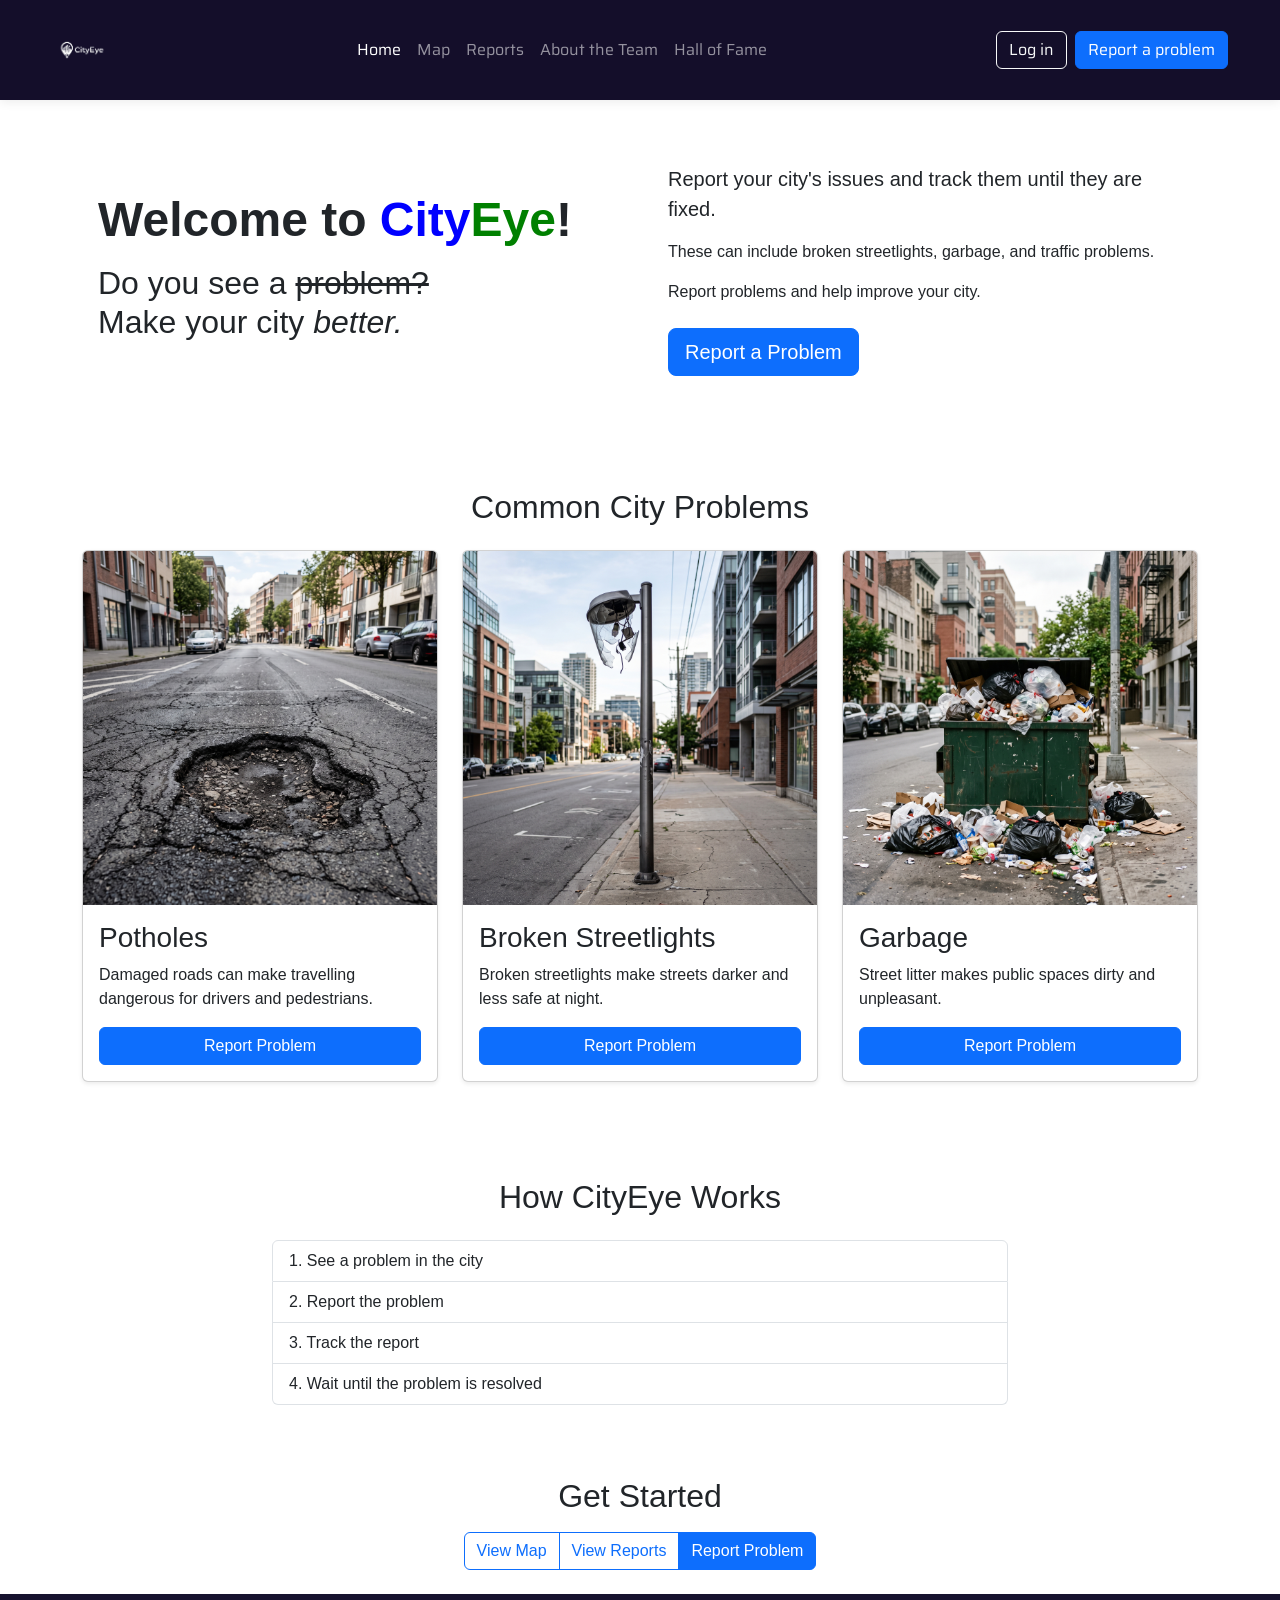
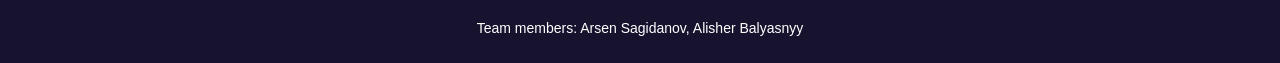
<file: index.html>
<!DOCTYPE html>
<html lang="en">

<head>
    <meta charset="UTF-8">
    <meta name="viewport" content="width=device-width, initial-scale=1.0">

    <title>CityEye - Home</title>


    <link rel="preconnect" href="https://fonts.googleapis.com">
    <link rel="preconnect" href="https://fonts.gstatic.com" crossorigin>

    <link href="https://fonts.googleapis.com/css2?family=Saira:wght@400;500;600;700;800&display=swap"
          rel="stylesheet">

    
    <link href="https://cdn.jsdelivr.net/npm/bootstrap@5.3.3/dist/css/bootstrap.min.css"
          rel="stylesheet">


    <link rel="stylesheet" href="style.css">
</head>

<body>


<nav class="navbar navbar-expand-lg navbar-dark city-navbar">

    <div class="container-fluid">

        <!-- Logo -->
        <a class="navbar-brand d-flex align-items-center"
           href="index.html"
           aria-label="CityEye Home">

            <img src="photo/logo.png"
                 alt="CityEye Logo"
                 width="60"
                 height="60"
                 class="img-fluid">

        </a>


    
        <button class="navbar-toggler"
                type="button"
                data-bs-toggle="collapse"
                data-bs-target="#mainNavbar"
                aria-controls="mainNavbar"
                aria-expanded="false"
                aria-label="Toggle navigation">

            <span class="navbar-toggler-icon"></span>

        </button>


    
        <div class="collapse navbar-collapse" id="mainNavbar">

            <ul class="navbar-nav mx-auto mb-2 mb-lg-0">

                <li class="nav-item">
                    <a class="nav-link active"
                       aria-current="page"
                       href="index.html">
                        Home
                    </a>
                </li>

                <li class="nav-item">
                    <a class="nav-link"
                       href="map.html">
                        Map
                    </a>
                </li>

                <li class="nav-item">
                    <a class="nav-link"
                       href="reports.html">
                        Reports
                    </a>
                </li>

                <li class="nav-item">
                    <a class="nav-link"
                       href="about.html">
                        About the Team
                    </a>
                </li>

                <li class="nav-item">
                    <a class="nav-link"
                       href="halloffame.html">
                        Hall of Fame
                    </a>
                </li>

            </ul>


            
            <div class="d-flex flex-column flex-lg-row gap-2">

                <a href="login.html"
                   class="btn btn-outline-light">
                    Log in
                </a>

                <a href="report.html"
                   class="btn btn-primary">
                    Report a problem
                </a>

            </div>

        </div>

    </div>

</nav>



<main>


    <section class="container py-5">

        <div class="row align-items-center g-4">

        
            <div class="col-sm-12 col-md-6 col-lg-6">

                <div class="p-3">

                    <h1 class="display-5 fw-bold">

                        Welcome to
                        <span class="city">City</span><span class="eye">Eye</span>!

                    </h1>

                    <h2 class="mt-3">

                        Do you see a <s>problem?</s>
                        <br>

                        Make your city <em>better.</em>

                    </h2>

                </div>

            </div>


        
            <div class="col-sm-12 col-md-6 col-lg-6">

                <div class="p-3">

                    <p class="lead">
                        Report your city's issues and track them
                        until they are fixed.
                    </p>

                    <p>
                        These can include broken streetlights,
                        garbage, and traffic problems.
                    </p>

                    <p>
                        Report problems and help improve your city.
                    </p>

                    <a href="report.html"
                       class="btn btn-primary btn-lg mt-2">
                        Report a Problem
                    </a>

                </div>

            </div>

        </div>

    </section>


    

    <section class="container py-5">

        <h2 class="text-center mb-4">
            Common City Problems
        </h2>


        <div class="row g-4">

        
            <div class="col-sm-12 col-md-6 col-lg-4">

                <div class="card h-100 shadow-sm">

                    <img src="photo/Pothole.jpeg"
                         class="card-img-top"
                         alt="Pothole in the road">

                    <div class="card-body d-flex flex-column">

                        <h3 class="card-title">
                            Potholes
                        </h3>

                        <p class="card-text">
                            Damaged roads can make travelling
                            dangerous for drivers and pedestrians.
                        </p>

                        <a href="report.html"
                           class="btn btn-primary mt-auto">
                            Report Problem
                        </a>

                    </div>

                </div>

            </div>


            
            <div class="col-sm-12 col-md-6 col-lg-4">

                <div class="card h-100 shadow-sm">

                    <img src="photo/BrokenStreetLight.jpeg"
                         class="card-img-top"
                         alt="Broken street light">

                    <div class="card-body d-flex flex-column">

                        <h3 class="card-title">
                            Broken Streetlights
                        </h3>

                        <p class="card-text">
                            Broken streetlights make streets
                            darker and less safe at night.
                        </p>

                        <a href="report.html"
                           class="btn btn-primary mt-auto">
                            Report Problem
                        </a>

                    </div>

                </div>

            </div>


            
            <div class="col-sm-12 col-md-6 col-lg-4">

                <div class="card h-100 shadow-sm">

                    <img src="photo/Garbage.jpeg"
                         class="card-img-top"
                         alt="Garbage on the street">

                    <div class="card-body d-flex flex-column">

                        <h3 class="card-title">
                            Garbage
                        </h3>

                        <p class="card-text">
                            Street litter makes public spaces
                            dirty and unpleasant.
                        </p>

                        <a href="report.html"
                           class="btn btn-primary mt-auto">
                            Report Problem
                        </a>

                    </div>

                </div>

            </div>

        </div>

    </section>


    

    <section class="container py-5">

        <div class="row justify-content-center">

            <div class="col-sm-12 col-md-10 col-lg-8">

                <div class="text-center">

                    <h2 class="mb-4">
                        How CityEye Works
                    </h2>

                    <ol class="list-group list-group-numbered text-start">

                        <li class="list-group-item">
                            See a problem in the city
                        </li>

                        <li class="list-group-item">
                            Report the problem
                        </li>

                        <li class="list-group-item">
                            Track the report
                        </li>

                        <li class="list-group-item">
                            Wait until the problem is resolved
                        </li>

                    </ol>

                </div>

            </div>

        </div>

    </section>


    

    <section class="container py-4 text-center">

        <h2 class="mb-3">
            Get Started
        </h2>

        <div class="btn-group"
             role="group"
             aria-label="CityEye actions">

            <a href="map.html"
               class="btn btn-outline-primary">
                View Map
            </a>

            <a href="reports.html"
               class="btn btn-outline-primary">
                View Reports
            </a>

            <a href="report.html"
               class="btn btn-primary">
                Report Problem
            </a>

        </div>

    </section>

</main>




<footer class="city-footer text-center py-4">

    <div class="container">

        <p class="mb-0">
            Team members: Arsen Sagidanov, Alisher Balyasnyy
        </p>

    </div>

</footer>


<script src="https://cdn.jsdelivr.net/npm/bootstrap@5.3.3/dist/js/bootstrap.bundle.min.js">
</script>

</body>
</html>
</file>
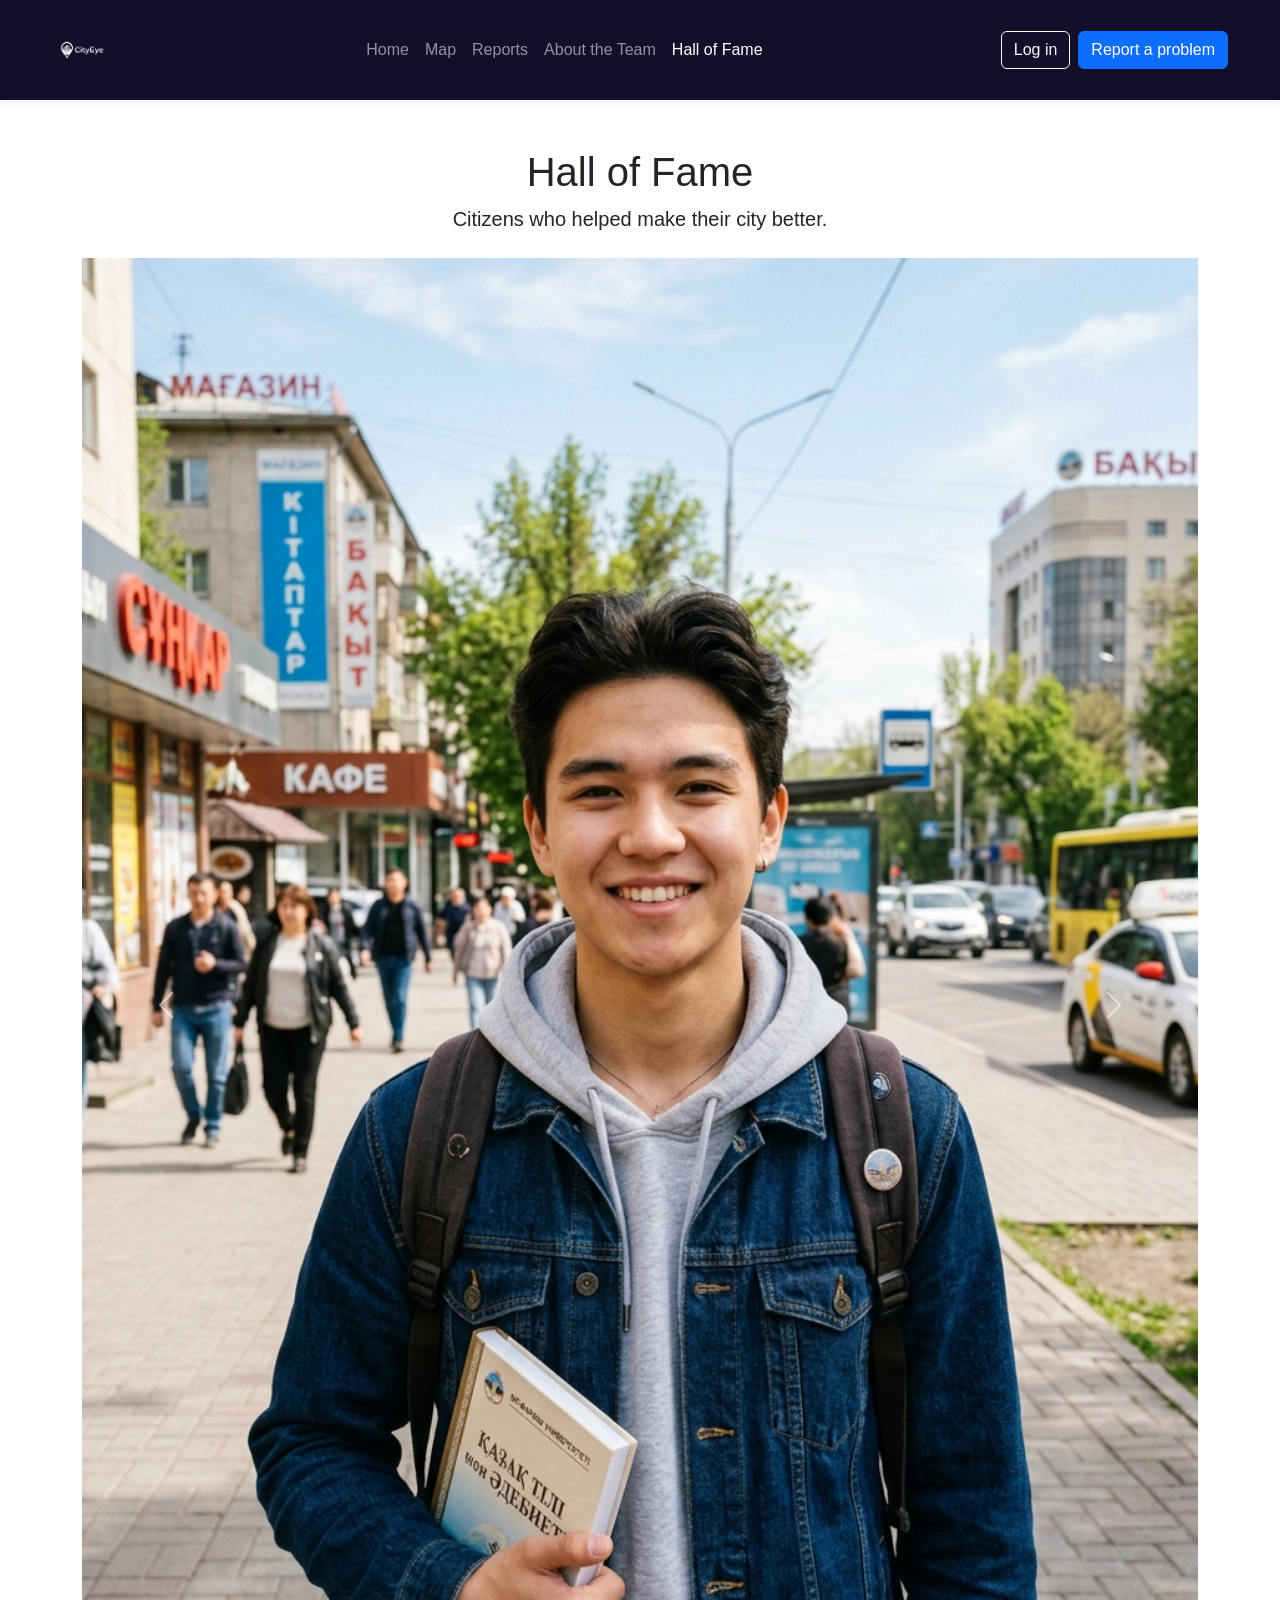
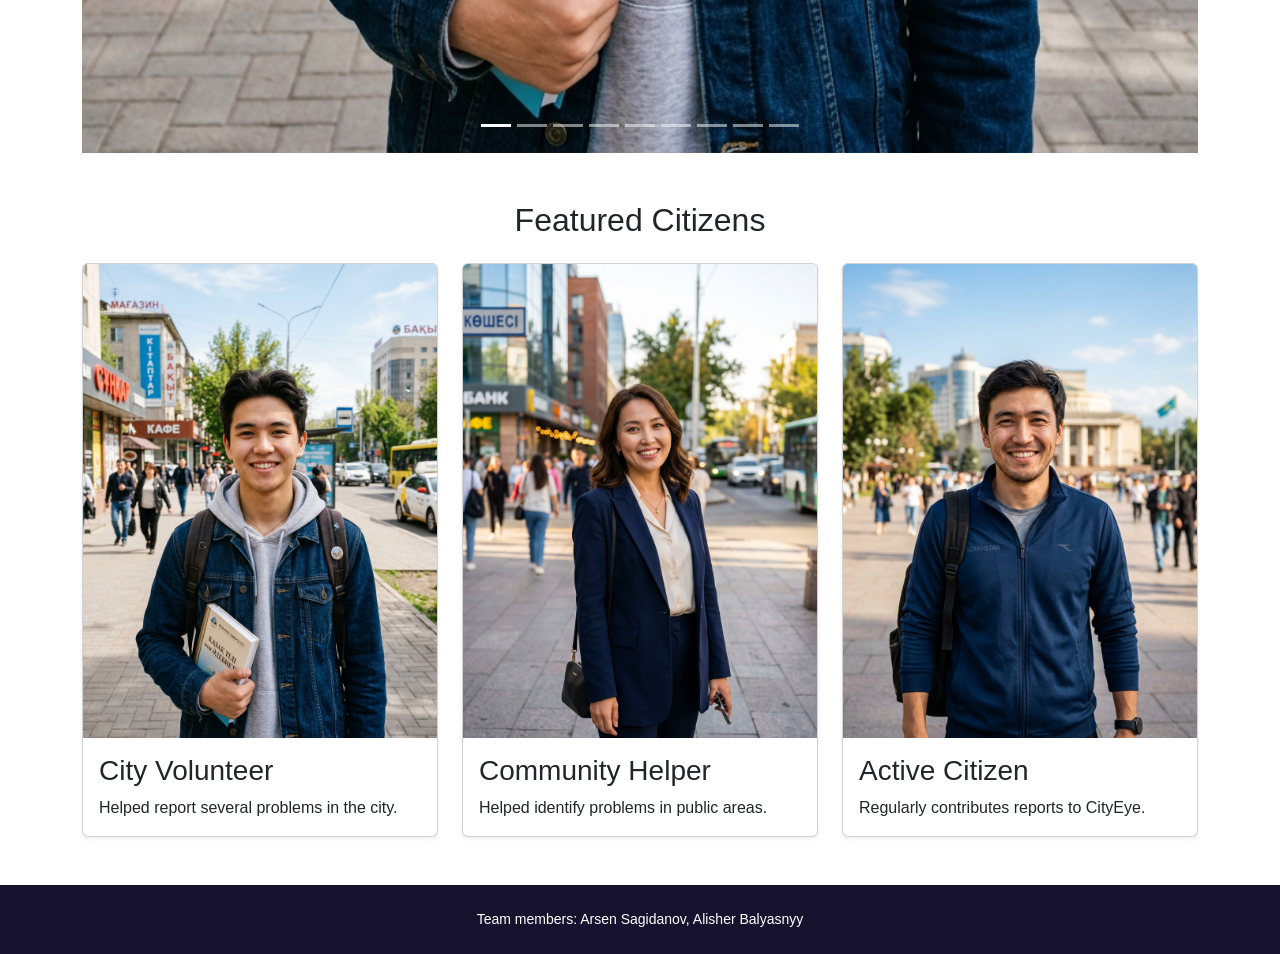
<file: halloffame.html>
<!DOCTYPE html>
<html lang="en">

<head>
    <meta charset="UTF-8">
    <meta name="viewport" content="width=device-width, initial-scale=1.0">

    <title>CityEye - Hall of Fame</title>

    <link href="https://cdn.jsdelivr.net/npm/bootstrap@5.3.3/dist/css/bootstrap.min.css"
          rel="stylesheet">

    <link rel="stylesheet" href="style.css">
</head>

<body>

<nav class="navbar navbar-expand-lg navbar-dark city-navbar">

    <div class="container-fluid">

        <a class="navbar-brand d-flex align-items-center"
           href="index.html"
           aria-label="CityEye Home">

            <img src="photo/logo.png"
                 alt="CityEye Logo"
                 width="60"
                 height="60">

        </a>

        <button class="navbar-toggler"
                type="button"
                data-bs-toggle="collapse"
                data-bs-target="#mainNavbar"
                aria-controls="mainNavbar"
                aria-expanded="false"
                aria-label="Toggle navigation">

            <span class="navbar-toggler-icon"></span>

        </button>

        <div class="collapse navbar-collapse" id="mainNavbar">

            <ul class="navbar-nav mx-auto mb-2 mb-lg-0">

                <li class="nav-item">
                    <a class="nav-link" href="index.html">
                        Home
                    </a>
                </li>

                <li class="nav-item">
                    <a class="nav-link" href="map.html">
                        Map
                    </a>
                </li>

                <li class="nav-item">
                    <a class="nav-link" href="reports.html">
                        Reports
                    </a>
                </li>

                <li class="nav-item">
                    <a class="nav-link" href="about.html">
                        About the Team
                    </a>
                </li>

                <li class="nav-item">
                    <a class="nav-link active"
                       aria-current="page"
                       href="halloffame.html">
                        Hall of Fame
                    </a>
                </li>

            </ul>

            <div class="d-flex flex-column flex-lg-row gap-2">

                <a href="login.html"
                   class="btn btn-outline-light">
                    Log in
                </a>

                <a href="report.html"
                   class="btn btn-primary">
                    Report a problem
                </a>

            </div>

        </div>

    </div>

</nav>


<main>

    <section class="container py-5">

        <div class="text-center mb-4">

            <h1>
                Hall of Fame
            </h1>

            <p class="lead">
                Citizens who helped make their city better.
            </p>

        </div>


        <div id="hallOfFameCarousel"
             class="carousel slide"
             data-bs-ride="carousel">

            <div class="carousel-indicators">

                <button type="button"
                        data-bs-target="#hallOfFameCarousel"
                        data-bs-slide-to="0"
                        class="active"
                        aria-current="true"
                        aria-label="Slide 1">
                </button>

                <button type="button"
                        data-bs-target="#hallOfFameCarousel"
                        data-bs-slide-to="1"
                        aria-label="Slide 2">
                </button>

                <button type="button"
                        data-bs-target="#hallOfFameCarousel"
                        data-bs-slide-to="2"
                        aria-label="Slide 3">
                </button>

                <button type="button"
                        data-bs-target="#hallOfFameCarousel"
                        data-bs-slide-to="3"
                        aria-label="Slide 4">
                </button>

                <button type="button"
                        data-bs-target="#hallOfFameCarousel"
                        data-bs-slide-to="4"
                        aria-label="Slide 5">
                </button>

                <button type="button"
                        data-bs-target="#hallOfFameCarousel"
                        data-bs-slide-to="5"
                        aria-label="Slide 6">
                </button>

                <button type="button"
                        data-bs-target="#hallOfFameCarousel"
                        data-bs-slide-to="6"
                        aria-label="Slide 7">
                </button>

                <button type="button"
                        data-bs-target="#hallOfFameCarousel"
                        data-bs-slide-to="7"
                        aria-label="Slide 8">
                </button>

                <button type="button"
                        data-bs-target="#hallOfFameCarousel"
                        data-bs-slide-to="8"
                        aria-label="Slide 9">
                </button>

            </div>


            <div class="carousel-inner">

                <div class="carousel-item active">

                    <img src="photo/Young_man_smiling_on_street_20260919172456.jpeg"
                         class="d-block w-100"
                         alt="Young man smiling on a street">

                </div>

                <div class="carousel-item">

                    <img src="photo/Smiling_woman_on_urban_street_20260919172544.jpeg"
                         class="d-block w-100"
                         alt="Smiling woman on an urban street">

                </div>

                <div class="carousel-item">

                    <img src="photo/Smiling_man_in_city_square_20260919172540.jpeg"
                         class="d-block w-100"
                         alt="Smiling man in a city square">

                </div>

                <div class="carousel-item">

                    <img src="photo/Woman_standing_near_bus_stop_20260919172535.jpeg"
                         class="d-block w-100"
                         alt="Woman standing near a bus stop">

                </div>

                <div class="carousel-item">

                    <img src="photo/Man_standing_near_city_intersection_20260919172528.jpeg"
                         class="d-block w-100"
                         alt="Man standing near a city intersection">

                </div>

                <div class="carousel-item">

                    <img src="photo/Woman_smiling_in_park_20260919172510.jpeg"
                         class="d-block w-100"
                         alt="Woman smiling in a park">

                </div>

                <div class="carousel-item">

                    <img src="photo/Man_smiling_on_city_street_20260919172515.jpeg"
                         class="d-block w-100"
                         alt="Man smiling on a city street">

                </div>

                <div class="carousel-item">

                    <img src="photo/Woman_standing_in_city_alley_20260919172548.jpeg"
                         class="d-block w-100"
                         alt="Woman standing in a city alley">

                </div>

                <div class="carousel-item">

                    <img src="photo/Smiling_woman_wearing_glasses_20260919172521.jpeg"
                         class="d-block w-100"
                         alt="Smiling woman wearing glasses">

                </div>

            </div>


            <button class="carousel-control-prev"
                    type="button"
                    data-bs-target="#hallOfFameCarousel"
                    data-bs-slide="prev"
                    aria-label="Previous slide">

                <span class="carousel-control-prev-icon"
                      aria-hidden="true">
                </span>

            </button>


            <button class="carousel-control-next"
                    type="button"
                    data-bs-target="#hallOfFameCarousel"
                    data-bs-slide="next"
                    aria-label="Next slide">

                <span class="carousel-control-next-icon"
                      aria-hidden="true">
                </span>

            </button>

        </div>

    </section>


    <section class="container pb-5">

        <h2 class="text-center mb-4">
            Featured Citizens
        </h2>

        <div class="row g-4">

            <div class="col-sm-12 col-md-6 col-lg-4">

                <div class="card h-100 shadow-sm">

                    <img src="photo/Young_man_smiling_on_street_20260919172456.jpeg"
                         class="card-img-top"
                         alt="Young man smiling on a street">

                    <div class="card-body">

                        <h3 class="card-title">
                            City Volunteer
                        </h3>

                        <p class="card-text">
                            Helped report several problems in the city.
                        </p>

                    </div>

                </div>

            </div>


            <div class="col-sm-12 col-md-6 col-lg-4">

                <div class="card h-100 shadow-sm">

                    <img src="photo/Smiling_woman_on_urban_street_20260919172544.jpeg"
                         class="card-img-top"
                         alt="Smiling woman on an urban street">

                    <div class="card-body">

                        <h3 class="card-title">
                            Community Helper
                        </h3>

                        <p class="card-text">
                            Helped identify problems in public areas.
                        </p>

                    </div>

                </div>

            </div>


            <div class="col-sm-12 col-md-6 col-lg-4">

                <div class="card h-100 shadow-sm">

                    <img src="photo/Smiling_man_in_city_square_20260919172540.jpeg"
                         class="card-img-top"
                         alt="Smiling man in a city square">

                    <div class="card-body">

                        <h3 class="card-title">
                            Active Citizen
                        </h3>

                        <p class="card-text">
                            Regularly contributes reports to CityEye.
                        </p>

                    </div>

                </div>

            </div>

        </div>

    </section>

</main>


<footer class="city-footer text-center py-4">

    <div class="container">

        <p class="mb-0">
            Team members: Arsen Sagidanov, Alisher Balyasnyy
        </p>

    </div>

</footer>


<script src="https://cdn.jsdelivr.net/npm/bootstrap@5.3.3/dist/js/bootstrap.bundle.min.js">
</script>

</body>

</html>
</file>
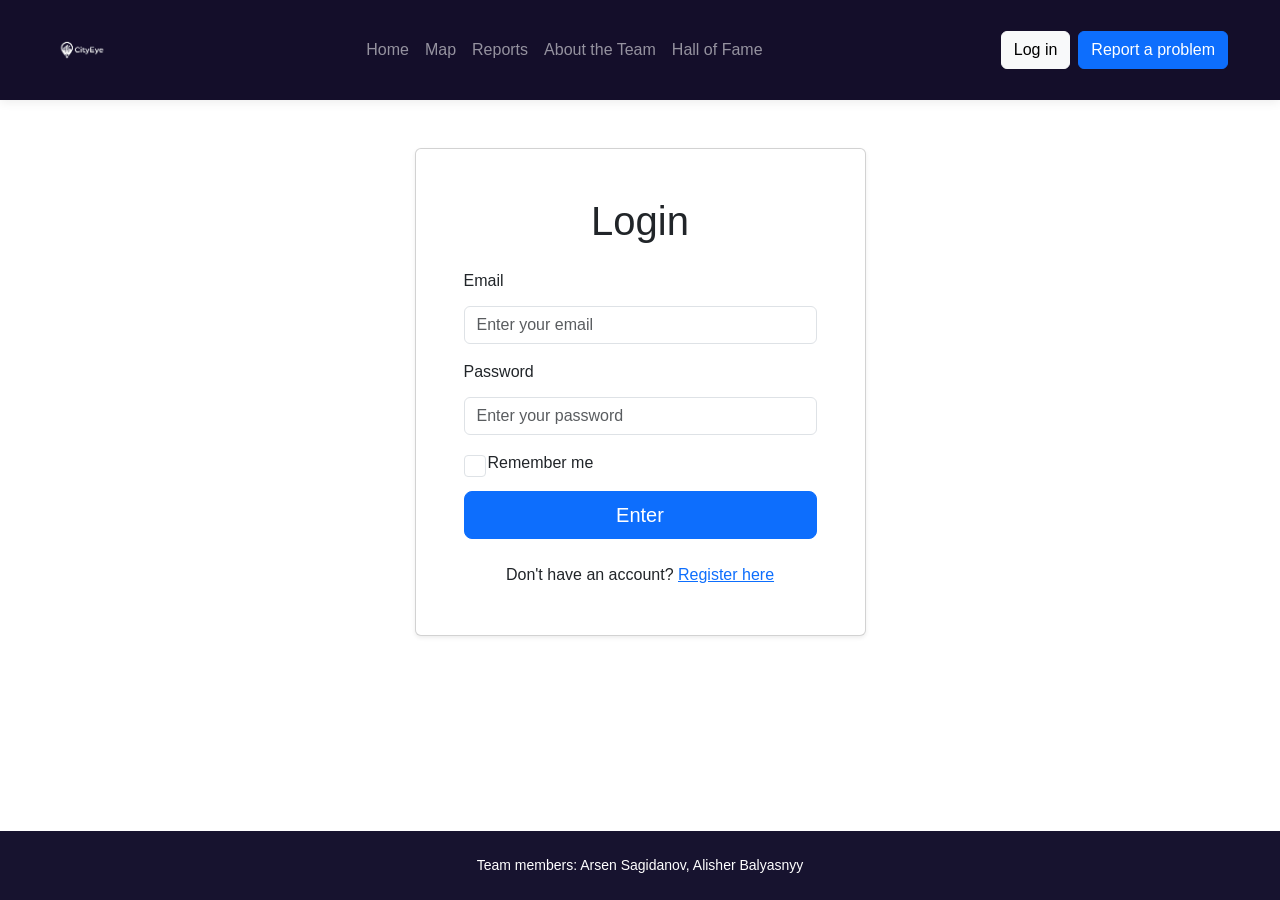
<file: login.html>
<!DOCTYPE html>
<html lang="en">

<head>
    <meta charset="UTF-8">
    <meta name="viewport" content="width=device-width, initial-scale=1.0">

    <title>CityEye - Login</title>

    
    <link href="https://cdn.jsdelivr.net/npm/bootstrap@5.3.3/dist/css/bootstrap.min.css"
          rel="stylesheet">


    <link rel="stylesheet" href="style.css">
</head>

<body>



<nav class="navbar navbar-expand-lg navbar-dark city-navbar">

    <div class="container-fluid">

        <!-- Logo -->
        <a class="navbar-brand d-flex align-items-center"
           href="index.html"
           aria-label="CityEye Home">

            <img src="photo/logo.png"
                 alt="CityEye Logo"
                 width="60"
                 height="60">

        </a>



        <button class="navbar-toggler"
                type="button"
                data-bs-toggle="collapse"
                data-bs-target="#mainNavbar"
                aria-controls="mainNavbar"
                aria-expanded="false"
                aria-label="Toggle navigation">

            <span class="navbar-toggler-icon"></span>

        </button>


        <div class="collapse navbar-collapse" id="mainNavbar">

            <ul class="navbar-nav mx-auto mb-2 mb-lg-0">

                <li class="nav-item">
                    <a class="nav-link"
                       href="index.html">
                        Home
                    </a>
                </li>

                <li class="nav-item">
                    <a class="nav-link"
                       href="map.html">
                        Map
                    </a>
                </li>

                <li class="nav-item">
                    <a class="nav-link"
                       href="reports.html">
                        Reports
                    </a>
                </li>

                <li class="nav-item">
                    <a class="nav-link"
                       href="about.html">
                        About the Team
                    </a>
                </li>

                <li class="nav-item">
                    <a class="nav-link"
                       href="halloffame.html">
                        Hall of Fame
                    </a>
                </li>

            </ul>


            <div class="d-flex flex-column flex-lg-row gap-2">

                <a href="login.html"
                   class="btn btn-outline-light active"
                   aria-current="page">
                    Log in
                </a>

                <a href="report.html"
                   class="btn btn-primary">
                    Report a problem
                </a>

            </div>

        </div>

    </div>

</nav>



<main>

    <section class="container py-5">

        <div class="row justify-content-center">

            <div class="col-sm-12 col-md-8 col-lg-5">

                <div class="card shadow-sm">

                    <div class="card-body p-4 p-md-5">

                        <h1 class="text-center mb-4">
                            Login
                        </h1>


                        <form>

                            <div class="mb-3">

                                <label for="email"
                                       class="form-label">
                                    Email
                                </label>

                                <input type="email"
                                       class="form-control"
                                       id="email"
                                       name="email"
                                       placeholder="Enter your email"
                                       required>

                            </div>


                            <div class="mb-3">

                                <label for="password"
                                       class="form-label">
                                    Password
                                </label>

                                <input type="password"
                                       class="form-control"
                                       id="password"
                                       name="password"
                                       placeholder="Enter your password"
                                       required>

                            </div>


                            <div class="form-check mb-3">

                                <input class="form-check-input"
                                       type="checkbox"
                                       id="remember">

                                <label class="form-check-label"
                                       for="remember">
                                    Remember me
                                </label>

                            </div>

                            <div class="d-grid">

                                <button type="submit"
                                        class="btn btn-primary btn-lg">
                                    Enter
                                </button>

                            </div>


                            <p class="text-center mt-4 mb-0">

                                Don't have an account?

                                <a href="register.html">
                                    Register here
                                </a>

                            </p>

                        </form>

                    </div>

                </div>

            </div>

        </div>

    </section>

</main>



<footer class="city-footer text-center py-4">

    <div class="container">

        <p class="mb-0">
            Team members: Arsen Sagidanov, Alisher Balyasnyy
        </p>

    </div>

</footer>



<script src="https://cdn.jsdelivr.net/npm/bootstrap@5.3.3/dist/js/bootstrap.bundle.min.js">
</script>

</body>

</html>
</file>
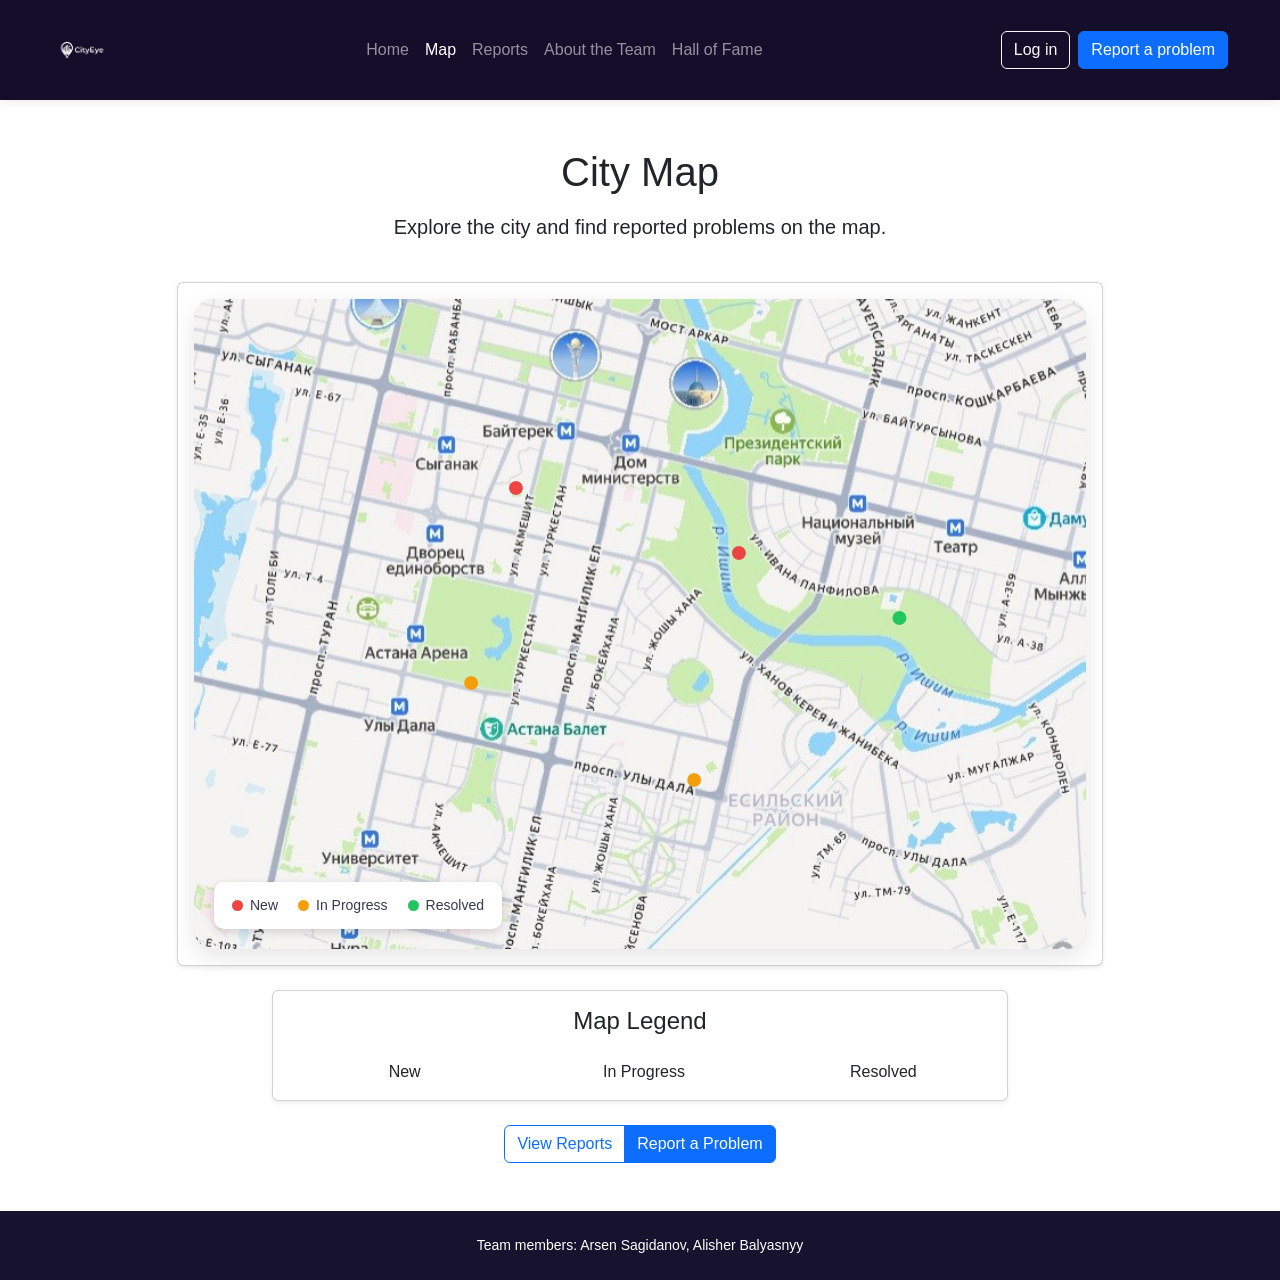
<file: map.html>
<!DOCTYPE html>
<html lang="en">

<head>
    <meta charset="UTF-8">
    <meta name="viewport" content="width=device-width, initial-scale=1.0">

    <title>CityEye - City Map</title>

    <link href="https://cdn.jsdelivr.net/npm/bootstrap@5.3.3/dist/css/bootstrap.min.css"
          rel="stylesheet">

    <!-- Custom CSS -->
    <link rel="stylesheet" href="style.css">
</head>

<body>


<nav class="navbar navbar-expand-lg navbar-dark city-navbar">

    <div class="container-fluid">

        <!-- Logo -->
        <a class="navbar-brand d-flex align-items-center"
           href="index.html"
           aria-label="CityEye Home">

            <img src="photo/logo.png"
                 alt="CityEye Logo"
                 width="60"
                 height="60">
        </a>


        <button class="navbar-toggler"
                type="button"
                data-bs-toggle="collapse"
                data-bs-target="#mainNavbar"
                aria-controls="mainNavbar"
                aria-expanded="false"
                aria-label="Toggle navigation">

            <span class="navbar-toggler-icon"></span>

        </button>


        <div class="collapse navbar-collapse" id="mainNavbar">

            <ul class="navbar-nav mx-auto mb-2 mb-lg-0">

                <li class="nav-item">
                    <a class="nav-link"
                       href="index.html">
                        Home
                    </a>
                </li>

                <li class="nav-item">
                    <a class="nav-link active"
                       aria-current="page"
                       href="map.html">
                        Map
                    </a>
                </li>

                <li class="nav-item">
                    <a class="nav-link"
                       href="reports.html">
                        Reports
                    </a>
                </li>

                <li class="nav-item">
                    <a class="nav-link"
                       href="about.html">
                        About the Team
                    </a>
                </li>

                <li class="nav-item">
                    <a class="nav-link"
                       href="halloffame.html">
                        Hall of Fame
                    </a>
                </li>

            </ul>

            <div class="d-flex flex-column flex-lg-row gap-2">

                <a href="login.html"
                   class="btn btn-outline-light">
                    Log in
                </a>

                <a href="report.html"
                   class="btn btn-primary">
                    Report a problem
                </a>

            </div>

        </div>

    </div>

</nav>



<main>

    <section class="container py-5">

        <!-- Page title -->

        <div class="row">

            <div class="col-12 text-center">

                <h1 class="mb-3">
                    City Map
                </h1>

                <p class="lead">
                    Explore the city and find reported problems
                    on the map.
                </p>

            </div>

        </div>


        <div class="row justify-content-center mt-4">

            <div class="col-sm-12 col-md-11 col-lg-10">

                <div class="card shadow-sm">

                    <div class="card-body p-2 p-md-3">

                        
                        <div class="map position-relative">

                            <img src="photo/map.jpg"
                                 alt="City map showing reported problems"
                                 class="map-image img-fluid w-100 rounded">



                            <div class="marker marker-red marker-1"
                                 aria-label="New problem">
                                ●
                            </div>

                            <div class="marker marker-red marker-2"
                                 aria-label="New problem">
                                ●
                            </div>


                            <div class="marker marker-yellow marker-3"
                                 aria-label="Problem in progress">
                                ●
                            </div>

                            <div class="marker marker-yellow marker-4"
                                 aria-label="Problem in progress">
                                ●
                            </div>



                            <div class="marker marker-green marker-5"
                                 aria-label="Resolved problem">
                                ●
                            </div>

                            <div class="marker marker-green marker-6"
                                 aria-label="Resolved problem">
                                ●
                            </div>

>

                            <div class="legend">

                                <span>
                                    <i class="red-dot"
                                       aria-hidden="true"></i>
                                    New
                                </span>

                                <span>
                                    <i class="yellow-dot"
                                       aria-hidden="true"></i>
                                    In Progress
                                </span>

                                <span>
                                    <i class="green-dot"
                                       aria-hidden="true"></i>
                                    Resolved
                                </span>

                            </div>

                        </div>

                    </div>

                </div>

            </div>

        </div>




        <div class="row justify-content-center mt-4">

            <div class="col-sm-12 col-md-10 col-lg-8">

                <div class="card shadow-sm">

                    <div class="card-body">

                        <h2 class="h4 text-center mb-4">
                            Map Legend
                        </h2>


                        <div class="row text-center g-3">


                            <div class="col-sm-12 col-md-4">

                                <div class="d-flex justify-content-center align-items-center gap-2">

                                    <span class="red-dot"
                                          aria-hidden="true">
                                    </span>

                                    <span>
                                        New
                                    </span>

                                </div>

                            </div>



                            <div class="col-sm-12 col-md-4">

                                <div class="d-flex justify-content-center align-items-center gap-2">

                                    <span class="yellow-dot"
                                          aria-hidden="true">
                                    </span>

                                    <span>
                                        In Progress
                                    </span>

                                </div>

                            </div>



                            <div class="col-sm-12 col-md-4">

                                <div class="d-flex justify-content-center align-items-center gap-2">

                                    <span class="green-dot"
                                          aria-hidden="true">
                                    </span>

                                    <span>
                                        Resolved
                                    </span>

                                </div>

                            </div>

                        </div>

                    </div>

                </div>

            </div>

        </div>



        <div class="row justify-content-center mt-4">

            <div class="col-12 text-center">

                <div class="btn-group"
                     role="group"
                     aria-label="Map actions">

                    <a href="reports.html"
                       class="btn btn-outline-primary">
                        View Reports
                    </a>

                    <a href="report.html"
                       class="btn btn-primary">
                        Report a Problem
                    </a>

                </div>

            </div>

        </div>

    </section>

</main>



<footer class="city-footer text-center py-4">

    <div class="container">

        <p class="mb-0">
            Team members: Arsen Sagidanov, Alisher Balyasnyy
        </p>

    </div>

</footer>



<script src="https://cdn.jsdelivr.net/npm/bootstrap@5.3.3/dist/js/bootstrap.bundle.min.js">
</script>

</body>

</html>
</file>
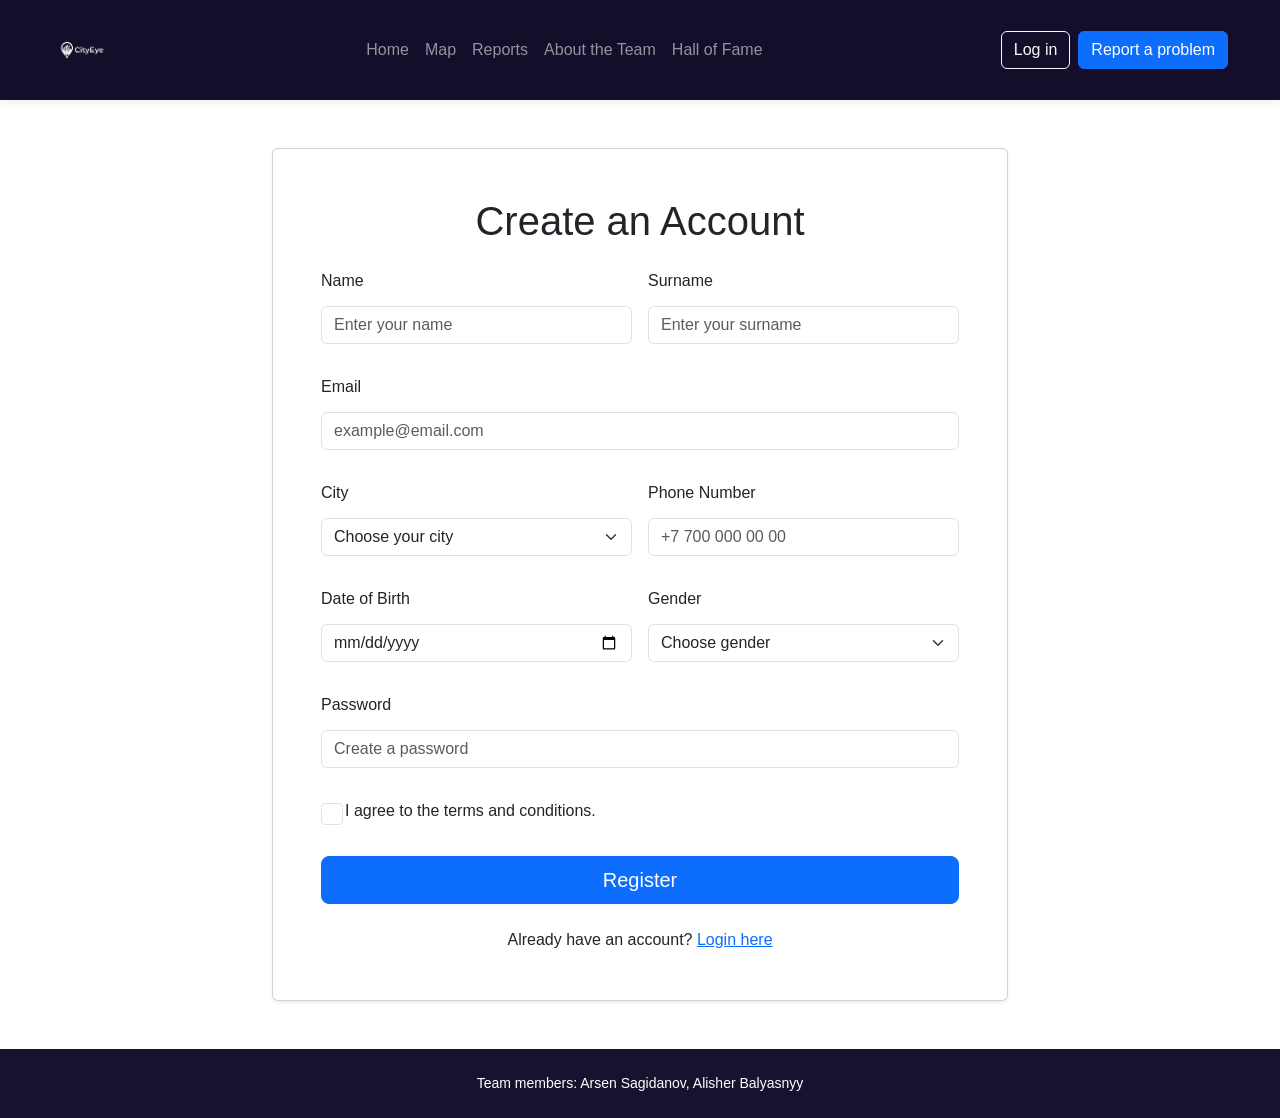
<file: register.html>
<!DOCTYPE html>
<html lang="en">

<head>
    <meta charset="UTF-8">
    <meta name="viewport" content="width=device-width, initial-scale=1.0">

    <title>CityEye - Register</title>

    <!-- Bootstrap -->
    <link href="https://cdn.jsdelivr.net/npm/bootstrap@5.3.3/dist/css/bootstrap.min.css"
          rel="stylesheet">

    <!-- Custom CSS -->
    <link rel="stylesheet" href="style.css">
</head>

<body>

<!-- ================= NAVBAR ================= -->

<nav class="navbar navbar-expand-lg navbar-dark city-navbar">

    <div class="container-fluid">

        <a class="navbar-brand d-flex align-items-center"
           href="index.html"
           aria-label="CityEye Home">

            <img src="photo/logo.png"
                 alt="CityEye Logo"
                 width="60"
                 height="60">

        </a>


        <!-- Mobile menu -->
        <button class="navbar-toggler"
                type="button"
                data-bs-toggle="collapse"
                data-bs-target="#mainNavbar"
                aria-controls="mainNavbar"
                aria-expanded="false"
                aria-label="Toggle navigation">

            <span class="navbar-toggler-icon"></span>

        </button>


        <div class="collapse navbar-collapse" id="mainNavbar">

            <ul class="navbar-nav mx-auto mb-2 mb-lg-0">

                <li class="nav-item">
                    <a class="nav-link"
                       href="index.html">
                        Home
                    </a>
                </li>

                <li class="nav-item">
                    <a class="nav-link"
                       href="map.html">
                        Map
                    </a>
                </li>

                <li class="nav-item">
                    <a class="nav-link"
                       href="reports.html">
                        Reports
                    </a>
                </li>

                <li class="nav-item">
                    <a class="nav-link"
                       href="about.html">
                        About the Team
                    </a>
                </li>

                <li class="nav-item">
                    <a class="nav-link"
                       href="halloffame.html">
                        Hall of Fame
                    </a>
                </li>

            </ul>


            <div class="d-flex flex-column flex-lg-row gap-2">

                <a href="login.html"
                   class="btn btn-outline-light">
                    Log in
                </a>

                <a href="report.html"
                   class="btn btn-primary">
                    Report a problem
                </a>

            </div>

        </div>

    </div>

</nav>


<!-- ================= REGISTER FORM ================= -->

<main>

    <section class="container py-5">

        <div class="row justify-content-center">

            <div class="col-sm-12 col-md-10 col-lg-8">

                <div class="card shadow-sm">

                    <div class="card-body p-4 p-md-5">

                        <h1 class="text-center mb-4">
                            Create an Account
                        </h1>


                        <form>

                            <!-- Name and Surname -->

                            <div class="row g-3">

                                <div class="col-sm-12 col-md-6">

                                    <label for="name"
                                           class="form-label">
                                        Name
                                    </label>

                                    <input type="text"
                                           class="form-control"
                                           id="name"
                                           name="name"
                                           placeholder="Enter your name"
                                           required>

                                </div>


                                <div class="col-sm-12 col-md-6">

                                    <label for="surname"
                                           class="form-label">
                                        Surname
                                    </label>

                                    <input type="text"
                                           class="form-control"
                                           id="surname"
                                           name="surname"
                                           placeholder="Enter your surname"
                                           required>

                                </div>


                                <!-- Email -->

                                <div class="col-12">

                                    <label for="email"
                                           class="form-label">
                                        Email
                                    </label>

                                    <input type="email"
                                           class="form-control"
                                           id="email"
                                           name="email"
                                           placeholder="example@email.com"
                                           required>

                                </div>


                                <!-- City -->

                                <div class="col-sm-12 col-md-6">

                                    <label for="city"
                                           class="form-label">
                                        City
                                    </label>

                                    <select class="form-select"
                                            id="city"
                                            name="city"
                                            required>

                                        <option value="" selected disabled>
                                            Choose your city
                                        </option>

                                        <option value="astana">
                                            Astana
                                        </option>

                                        <option value="almaty">
                                            Almaty
                                        </option>

                                        <option value="shymkent">
                                            Shymkent
                                        </option>

                                        <option value="karaganda">
                                            Karaganda
                                        </option>

                                    </select>

                                </div>


                                <!-- Phone -->

                                <div class="col-sm-12 col-md-6">

                                    <label for="phone"
                                           class="form-label">
                                        Phone Number
                                    </label>

                                    <input type="tel"
                                           class="form-control"
                                           id="phone"
                                           name="phone"
                                           placeholder="+7 700 000 00 00">

                                </div>


                                <!-- Date of Birth -->

                                <div class="col-sm-12 col-md-6">

                                    <label for="date"
                                           class="form-label">
                                        Date of Birth
                                    </label>

                                    <input type="date"
                                           class="form-control"
                                           id="date"
                                           name="date">

                                </div>


                                <!-- Gender -->

                                <div class="col-sm-12 col-md-6">

                                    <label for="gender"
                                           class="form-label">
                                        Gender
                                    </label>

                                    <select class="form-select"
                                            id="gender"
                                            name="gender">

                                        <option value="" selected disabled>
                                            Choose gender
                                        </option>

                                        <option value="male">
                                            Male
                                        </option>

                                        <option value="female">
                                            Female
                                        </option>

                                        <option value="other">
                                            Other
                                        </option>

                                    </select>

                                </div>


                                <!-- Password -->

                                <div class="col-12">

                                    <label for="password"
                                           class="form-label">
                                        Password
                                    </label>

                                    <input type="password"
                                           class="form-control"
                                           id="password"
                                           name="password"
                                           placeholder="Create a password"
                                           required>

                                </div>


                                <!-- Terms -->

                                <div class="col-12">

                                    <div class="form-check">

                                        <input class="form-check-input"
                                               type="checkbox"
                                               id="terms"
                                               required>

                                        <label class="form-check-label"
                                               for="terms">

                                            I agree to the terms and conditions.

                                        </label>

                                    </div>

                                </div>


                                <!-- Submit -->

                                <div class="col-12">

                                    <div class="d-grid">

                                        <button type="submit"
                                                class="btn btn-primary btn-lg">
                                            Register
                                        </button>

                                    </div>

                                </div>

                            </div>


                            <!-- Login link -->

                            <p class="text-center mt-4 mb-0">

                                Already have an account?

                                <a href="login.html">
                                    Login here
                                </a>

                            </p>

                        </form>

                    </div>

                </div>

            </div>

        </div>

    </section>

</main>


<!-- ================= FOOTER ================= -->

<footer class="city-footer text-center py-4">

    <div class="container">

        <p class="mb-0">
            Team members: Arsen Sagidanov, Alisher Balyasnyy
        </p>

    </div>

</footer>


<!-- Bootstrap JavaScript -->

<script src="https://cdn.jsdelivr.net/npm/bootstrap@5.3.3/dist/js/bootstrap.bundle.min.js">
</script>

</body>

</html>
</file>
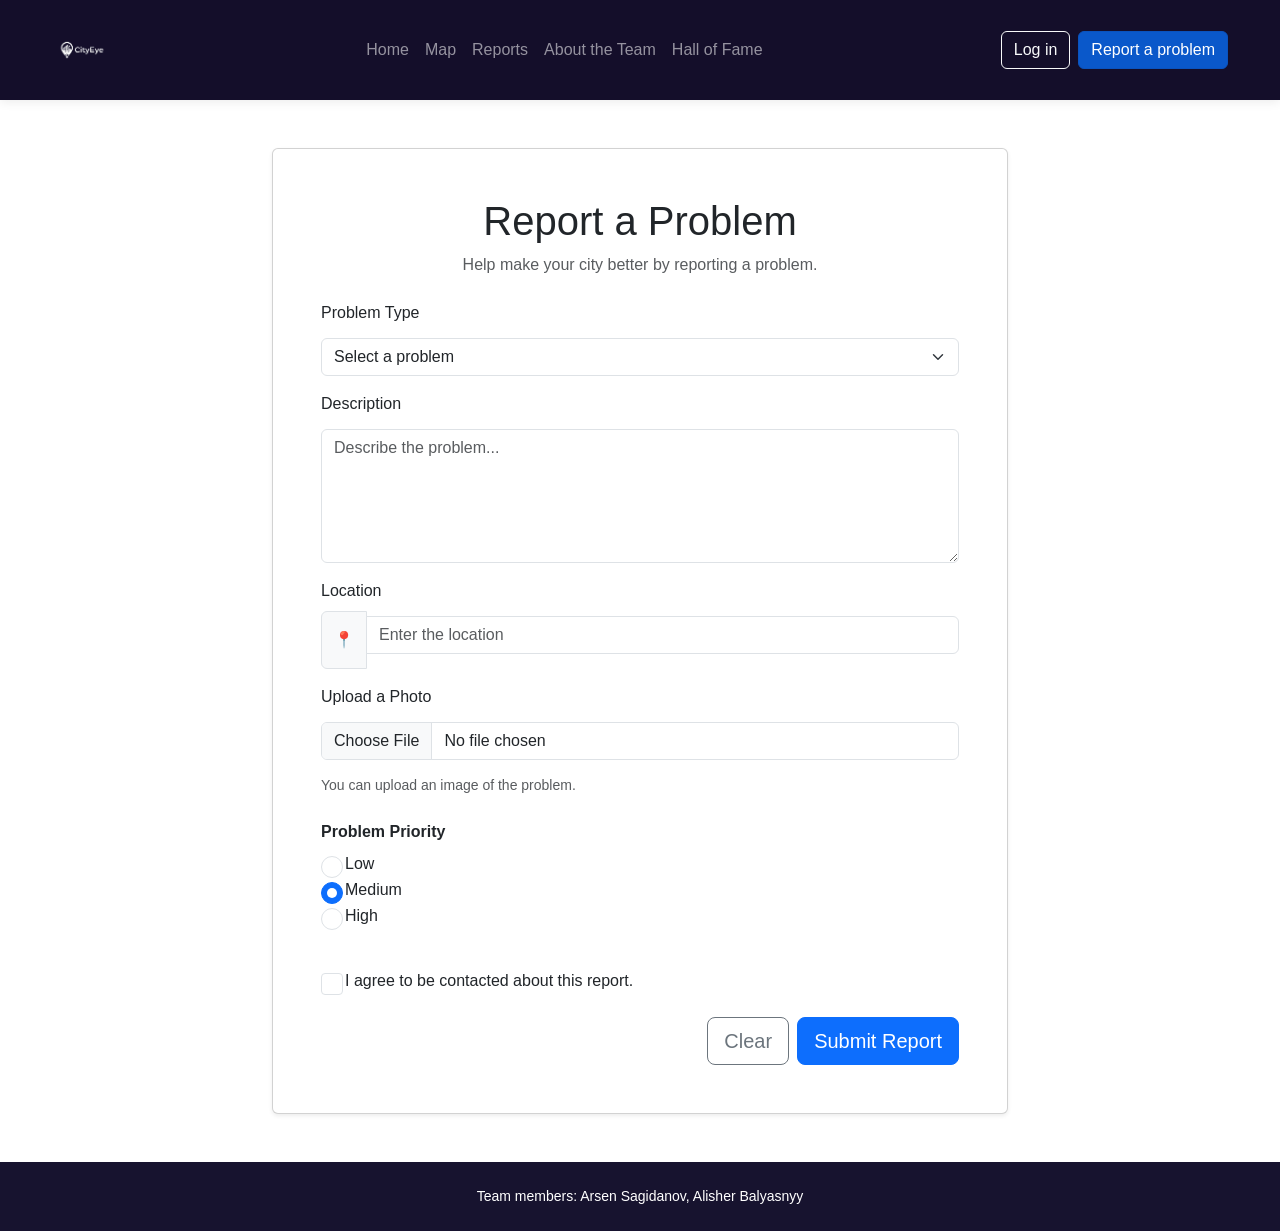
<file: report.html>
<!DOCTYPE html>
<html lang="en">

<head>
    <meta charset="UTF-8">
    <meta name="viewport" content="width=device-width, initial-scale=1.0">

    <title>CityEye - Report a Problem</title>

    <link href="https://cdn.jsdelivr.net/npm/bootstrap@5.3.3/dist/css/bootstrap.min.css"
          rel="stylesheet">

    <link rel="stylesheet" href="style.css">
</head>

<body>


<nav class="navbar navbar-expand-lg navbar-dark city-navbar">

    <div class="container-fluid">

        <a class="navbar-brand d-flex align-items-center"
           href="index.html"
           aria-label="CityEye Home">

            <img src="photo/logo.png"
                 alt="CityEye Logo"
                 width="60"
                 height="60">

        </a>



        <button class="navbar-toggler"
                type="button"
                data-bs-toggle="collapse"
                data-bs-target="#mainNavbar"
                aria-controls="mainNavbar"
                aria-expanded="false"
                aria-label="Toggle navigation">

            <span class="navbar-toggler-icon"></span>

        </button>


        <div class="collapse navbar-collapse" id="mainNavbar">

            <ul class="navbar-nav mx-auto mb-2 mb-lg-0">

                <li class="nav-item">
                    <a class="nav-link"
                       href="index.html">
                        Home
                    </a>
                </li>

                <li class="nav-item">
                    <a class="nav-link"
                       href="map.html">
                        Map
                    </a>
                </li>

                <li class="nav-item">
                    <a class="nav-link"
                       href="reports.html">
                        Reports
                    </a>
                </li>

                <li class="nav-item">
                    <a class="nav-link"
                       href="about.html">
                        About the Team
                    </a>
                </li>

                <li class="nav-item">
                    <a class="nav-link"
                       href="halloffame.html">
                        Hall of Fame
                    </a>
                </li>

            </ul>


            <div class="d-flex flex-column flex-lg-row gap-2">

                <a href="login.html"
                   class="btn btn-outline-light">
                    Log in
                </a>

                <a href="report.html"
                   class="btn btn-primary active"
                   aria-current="page">
                    Report a problem
                </a>

            </div>

        </div>

    </div>

</nav>



<main>

    <section class="container py-5">

        <div class="row justify-content-center">

            <div class="col-sm-12 col-md-10 col-lg-8">

                <div class="card shadow-sm">

                    <div class="card-body p-4 p-md-5">

                        <h1 class="text-center mb-2">
                            Report a Problem
                        </h1>

                        <p class="text-center text-muted mb-4">
                            Help make your city better by reporting a problem.
                        </p>


                        <form>


                            <div class="mb-3">

                                <label for="problemType"
                                       class="form-label">
                                    Problem Type
                                </label>

                                <select class="form-select"
                                        id="problemType"
                                        name="problemType"
                                        required>

                                    <option value="" selected disabled>
                                        Select a problem
                                    </option>

                                    <option value="pothole">
                                        Pothole
                                    </option>

                                    <option value="streetlight">
                                        Broken Streetlight
                                    </option>

                                    <option value="garbage">
                                        Garbage
                                    </option>

                                    <option value="traffic">
                                        Traffic Problem
                                    </option>

                                    <option value="other">
                                        Other
                                    </option>

                                </select>

                            </div>


                            <div class="mb-3">

                                <label for="description"
                                       class="form-label">
                                    Description
                                </label>

                                <textarea class="form-control"
                                          id="description"
                                          name="description"
                                          rows="5"
                                          placeholder="Describe the problem..."
                                          required></textarea>

                            </div>



                            <div class="mb-3">

                                <label for="location"
                                       class="form-label">
                                    Location
                                </label>

                                <div class="input-group">

                                    <span class="input-group-text">
                                        📍
                                    </span>

                                    <input type="text"
                                           class="form-control"
                                           id="location"
                                           name="location"
                                           placeholder="Enter the location"
                                           required>

                                </div>

                            </div>


                            <div class="mb-4">

                                <label for="image"
                                       class="form-label">
                                    Upload a Photo
                                </label>

                                <input type="file"
                                       class="form-control"
                                       id="image"
                                       name="image"
                                       accept="image/*">

                                <div class="form-text">
                                    You can upload an image of the problem.
                                </div>

                            </div>



                            <fieldset class="mb-4">

                                <legend class="fs-6 fw-semibold">
                                    Problem Priority
                                </legend>


                                <div class="form-check">

                                    <input class="form-check-input"
                                           type="radio"
                                           name="priority"
                                           id="low"
                                           value="low">

                                    <label class="form-check-label"
                                           for="low">
                                        Low
                                    </label>

                                </div>


                                <div class="form-check">

                                    <input class="form-check-input"
                                           type="radio"
                                           name="priority"
                                           id="medium"
                                           value="medium"
                                           checked>

                                    <label class="form-check-label"
                                           for="medium">
                                        Medium
                                    </label>

                                </div>


                                <div class="form-check">

                                    <input class="form-check-input"
                                           type="radio"
                                           name="priority"
                                           id="high"
                                           value="high">

                                    <label class="form-check-label"
                                           for="high">
                                        High
                                    </label>

                                </div>

                            </fieldset>


                            <div class="form-check mb-4">

                                <input class="form-check-input"
                                       type="checkbox"
                                       id="contact">

                                <label class="form-check-label"
                                       for="contact">
                                    I agree to be contacted about this report.
                                </label>

                            </div>


                            <div class="d-grid gap-2 d-md-flex justify-content-md-end">

                                <button type="reset"
                                        class="btn btn-outline-secondary btn-lg">
                                    Clear
                                </button>

                                <button type="submit"
                                        class="btn btn-primary btn-lg">
                                    Submit Report
                                </button>

                            </div>

                        </form>

                    </div>

                </div>

            </div>

        </div>

    </section>

</main>


<footer class="city-footer text-center py-4">

    <div class="container">

        <p class="mb-0">
            Team members: Arsen Sagidanov, Alisher Balyasnyy
        </p>

    </div>

</footer>


<script src="https://cdn.jsdelivr.net/npm/bootstrap@5.3.3/dist/js/bootstrap.bundle.min.js">
</script>

</body>

</html>
</file>
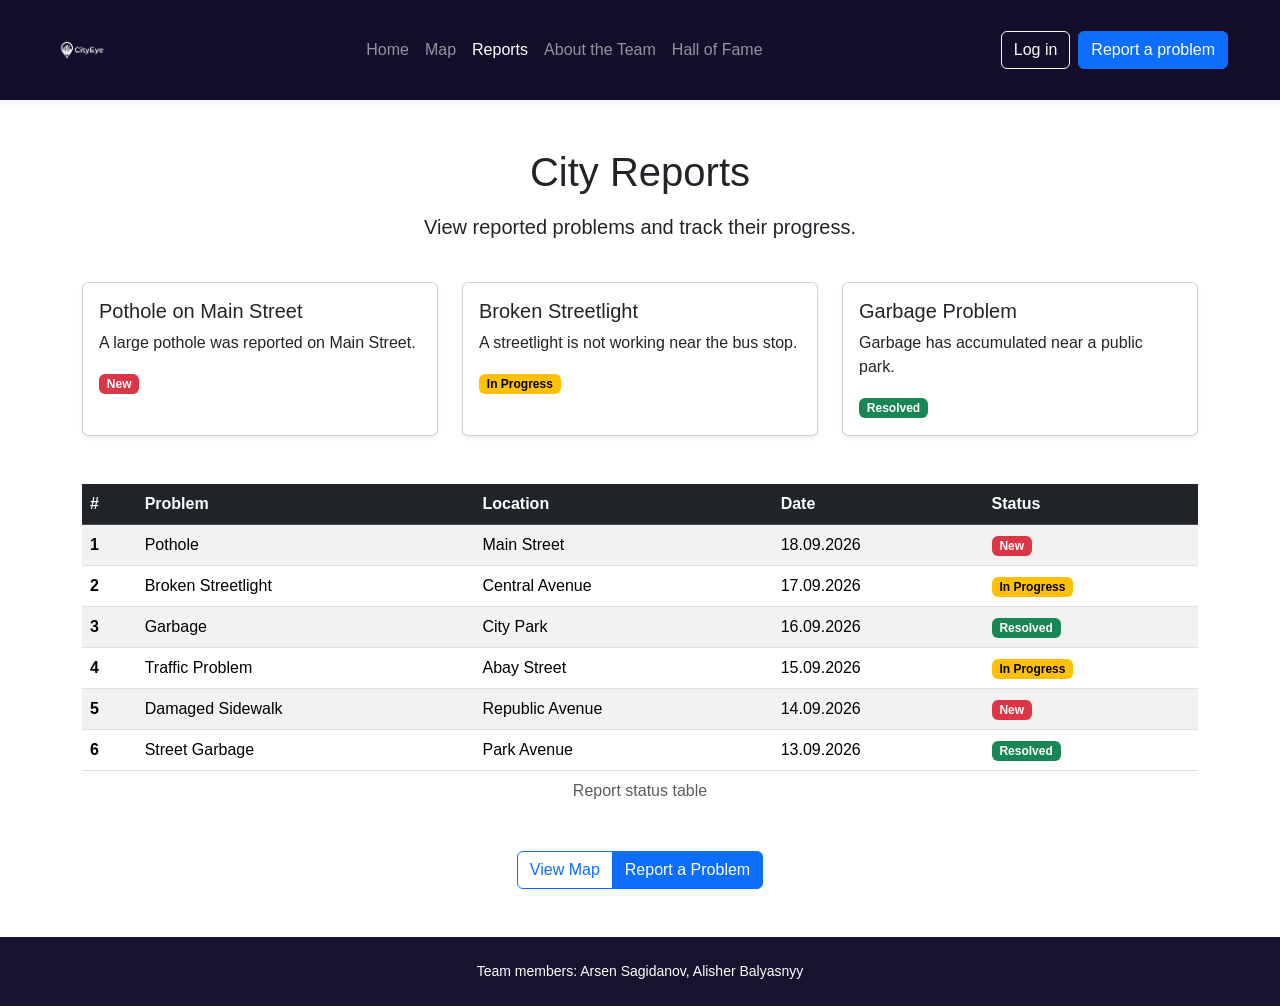
<file: reports.html>
<!DOCTYPE html>
<html lang="en">

<head>
    <meta charset="UTF-8">
    <meta name="viewport" content="width=device-width, initial-scale=1.0">

    <title>CityEye - Reports</title>

    <link href="https://cdn.jsdelivr.net/npm/bootstrap@5.3.3/dist/css/bootstrap.min.css"
          rel="stylesheet">

    <link rel="stylesheet" href="style.css">
</head>

<body>

<nav class="navbar navbar-expand-lg navbar-dark city-navbar">

    <div class="container-fluid">

        <a class="navbar-brand d-flex align-items-center"
           href="index.html"
           aria-label="CityEye Home">

            <img src="photo/logo.png"
                 alt="CityEye Logo"
                 width="60"
                 height="60">

        </a>

        <button class="navbar-toggler"
                type="button"
                data-bs-toggle="collapse"
                data-bs-target="#mainNavbar"
                aria-controls="mainNavbar"
                aria-expanded="false"
                aria-label="Toggle navigation">

            <span class="navbar-toggler-icon"></span>

        </button>

        <div class="collapse navbar-collapse" id="mainNavbar">

            <ul class="navbar-nav mx-auto mb-2 mb-lg-0">

                <li class="nav-item">
                    <a class="nav-link" href="index.html">
                        Home
                    </a>
                </li>

                <li class="nav-item">
                    <a class="nav-link" href="map.html">
                        Map
                    </a>
                </li>

                <li class="nav-item">
                    <a class="nav-link active"
                       aria-current="page"
                       href="reports.html">
                        Reports
                    </a>
                </li>

                <li class="nav-item">
                    <a class="nav-link" href="about.html">
                        About the Team
                    </a>
                </li>

                <li class="nav-item">
                    <a class="nav-link" href="halloffame.html">
                        Hall of Fame
                    </a>
                </li>

            </ul>

            <div class="d-flex flex-column flex-lg-row gap-2">

                <a href="login.html"
                   class="btn btn-outline-light">
                    Log in
                </a>

                <a href="report.html"
                   class="btn btn-primary">
                    Report a problem
                </a>

            </div>

        </div>

    </div>

</nav>


<main>

    <section class="container py-5">

        <div class="row mb-4">

            <div class="col-12 text-center">

                <h1 class="mb-3">
                    City Reports
                </h1>

                <p class="lead">
                    View reported problems and track their progress.
                </p>

            </div>

        </div>


        <div class="row g-4">

            <div class="col-sm-12 col-md-6 col-lg-4">

                <div class="card h-100 shadow-sm">

                    <div class="card-body">

                        <h2 class="h5 card-title">
                            Pothole on Main Street
                        </h2>

                        <p class="card-text">
                            A large pothole was reported on Main Street.
                        </p>

                        <span class="badge text-bg-danger">
                            New
                        </span>

                    </div>

                </div>

            </div>


            <div class="col-sm-12 col-md-6 col-lg-4">

                <div class="card h-100 shadow-sm">

                    <div class="card-body">

                        <h2 class="h5 card-title">
                            Broken Streetlight
                        </h2>

                        <p class="card-text">
                            A streetlight is not working near the bus stop.
                        </p>

                        <span class="badge text-bg-warning">
                            In Progress
                        </span>

                    </div>

                </div>

            </div>


            <div class="col-sm-12 col-md-6 col-lg-4">

                <div class="card h-100 shadow-sm">

                    <div class="card-body">

                        <h2 class="h5 card-title">
                            Garbage Problem
                        </h2>

                        <p class="card-text">
                            Garbage has accumulated near a public park.
                        </p>

                        <span class="badge text-bg-success">
                            Resolved
                        </span>

                    </div>

                </div>

            </div>

        </div>


        <div class="row mt-5">

            <div class="col-12">

                <div class="table-responsive">

                    <table class="table table-striped table-hover align-middle">

                        <caption class="text-center">
                            Report status table
                        </caption>

                        <thead class="table-dark">

                            <tr>
                                <th scope="col">#</th>
                                <th scope="col">Problem</th>
                                <th scope="col">Location</th>
                                <th scope="col">Date</th>
                                <th scope="col">Status</th>
                            </tr>

                        </thead>

                        <tbody>

                            <tr>
                                <th scope="row">1</th>
                                <td>Pothole</td>
                                <td>Main Street</td>
                                <td>18.09.2026</td>
                                <td>
                                    <span class="badge text-bg-danger">
                                        New
                                    </span>
                                </td>
                            </tr>

                            <tr>
                                <th scope="row">2</th>
                                <td>Broken Streetlight</td>
                                <td>Central Avenue</td>
                                <td>17.09.2026</td>
                                <td>
                                    <span class="badge text-bg-warning">
                                        In Progress
                                    </span>
                                </td>
                            </tr>

                            <tr>
                                <th scope="row">3</th>
                                <td>Garbage</td>
                                <td>City Park</td>
                                <td>16.09.2026</td>
                                <td>
                                    <span class="badge text-bg-success">
                                        Resolved
                                    </span>
                                </td>
                            </tr>

                            <tr>
                                <th scope="row">4</th>
                                <td>Traffic Problem</td>
                                <td>Abay Street</td>
                                <td>15.09.2026</td>
                                <td>
                                    <span class="badge text-bg-warning">
                                        In Progress
                                    </span>
                                </td>
                            </tr>

                            <tr>
                                <th scope="row">5</th>
                                <td>Damaged Sidewalk</td>
                                <td>Republic Avenue</td>
                                <td>14.09.2026</td>
                                <td>
                                    <span class="badge text-bg-danger">
                                        New
                                    </span>
                                </td>
                            </tr>

                            <tr>
                                <th scope="row">6</th>
                                <td>Street Garbage</td>
                                <td>Park Avenue</td>
                                <td>13.09.2026</td>
                                <td>
                                    <span class="badge text-bg-success">
                                        Resolved
                                    </span>
                                </td>
                            </tr>

                        </tbody>

                    </table>

                </div>

            </div>

        </div>


        <div class="row justify-content-center mt-4">

            <div class="col-12 text-center">

                <div class="btn-group"
                     role="group"
                     aria-label="Report actions">

                    <a href="map.html"
                       class="btn btn-outline-primary">
                        View Map
                    </a>

                    <a href="report.html"
                       class="btn btn-primary">
                        Report a Problem
                    </a>

                </div>

            </div>

        </div>

    </section>

</main>


<footer class="city-footer text-center py-4">

    <div class="container">

        <p class="mb-0">
            Team members: Arsen Sagidanov, Alisher Balyasnyy
        </p>

    </div>

</footer>


<script src="https://cdn.jsdelivr.net/npm/bootstrap@5.3.3/dist/js/bootstrap.bundle.min.js">
</script>

</body>

</html>
</file>
<file: style.css>
body {
    margin: 0;
    font-family: "Segoe UI", sans-serif;
    min-height: 100vh;
    display: flex;
    flex-direction: column;
}

/* ---- Navbar ---- */

.navbar {
    display: flex;
    justify-content: space-between;
    align-items: center;
    background-color: hsl(253, 49%, 11%);
    color: rgb(248, 255, 247);
    padding: 15px 40px;
    font-family: "Saira", sans-serif;
    box-shadow: 0 2px 10px rgba(0, 0, 0, 0.08);
}

.nav-links,
.right-links {
    list-style: none;
    display: flex;
    align-items: center;
    gap: 25px;
    margin: 0;
    padding: 0;
}

.nav-links a,
.right-links a {
    color: rgb(254, 255, 255);
    text-decoration: none;
}

.report-button {
    padding: 12px 20px;
    background-color: #2878e8;
    color: white;
    text-decoration: none;
    border-radius: 5px;
    font-weight: bold;
    transition: background-color 0,3 ease;
}

.report-button:hover {
    background-color: #1a5bb8;
}

.nav-links{
    font-weight: bolder;
}

.nav-links a:hover,
.right-links a:hover {
    color: rgb(253, 255, 253);
    text-decoration: underline;
    

}

.logo {
    display: flex;
    align-items: center;
}

.logo img {
    height: 70px;
    width: 70px;
    object-fit: contain;
}


/* ---- Main ---- */

main {
    flex: 1;
}


/* ---- Map ---- */

.map-page {
    background-color: #ffffff;
    min-height: calc(100vh - 70px);
    padding: 40px 50px;
}

.map-title {
    max-width: 1400px;
    margin: 0 auto 25px;
}

.map-title h1 {
    margin: 0;
    font-size: 34px;
    color: #172033;
}

.map-title p {
    margin-top: 8px;
    color: #697386;
    font-size: 16px;
}

.map {
    position: relative;
    max-width: 1400px;
    height: 650px;
    margin: auto;
    overflow: hidden;
    border-radius: 20px;
    background-color: #ddd;
    box-shadow: 0 8px 25px rgba(0, 0, 0, 0.1);
}

.map img {
    width: 100%;
    height: 100%;
    object-fit: cover;
}

.marker {
    position: absolute;
    font-size: 32px;
}

.marker-red {
    color: #ef4444;
}

.marker-yellow {
    color: #f59e0b;
}

.marker-green {
    color: #22c55e;
}

.marker-1 {
    top: 25%;
    left: 35%;
}

.marker-2 {
    top: 35%;
    left: 60%;
}

.marker-3 {
    top: 55%;
    left: 30%;
}

.marker-4 {
    top: 70%;
    left: 55%;
}

.marker-5 {
    top: 45%;
    left: 78%;
}


/* ---- Map Legend ---- */

.legend {
    position: absolute;
    bottom: 20px;
    left: 20px;
    display: flex;
    gap: 20px;
    padding: 13px 18px;
    background-color: white;
    border-radius: 10px;
    box-shadow: 0 3px 10px rgba(0, 0, 0, 0.15);
}

.legend span {
    display: flex;
    align-items: center;
    gap: 7px;
    font-size: 14px;
    color: #343b4d;
    white-space: nowrap;
}

.legend i {
    width: 11px;
    height: 11px;
    display: inline-block;
    border-radius: 50%;
}

.red-dot {
    background-color: #ef4444;
}

.yellow-dot {
    background-color: #f59e0b;
}

.green-dot {
    background-color: #22c55e;
}





/* ---- Register Form ---- */

.register-form {
    max-width: 210px;
    margin: 57px auto;
    padding: 40px;
    background: #ffffff;
    border-radius: 15px;
    box-shadow: 0 4px 15px rgba(36, 10, 52, 0.1);
    font-family: sans-serif;
}

.register-form h1 {
    text-align: center;
    margin-bottom: 20px;
    color: #000000;
}

.register-form div {
    display: flex;
    flex-direction: column;
    margin-bottom: 2px;
}


/* ---- Login Form ---- */

.login-form {
    max-width: 200px;
    margin: 57px auto;
    padding: 40px;
    background: #ffffff;
    border-radius: 30px;
    box-shadow: 0 4px 15px rgba(156, 98, 193, 0.1);
    font-family: sans-serif;
}

.login-form p {
    text-align: center;
    margin-bottom: 20px;
    color: #000000;
}


/* ---- Home ---- */

.welcome {
    text-align: center;
    margin-top: 50px;
    font-weight: bold;
    font-size: 30px;
    font-family: "Saira", sans-serif;
}

.city {
    color: blue;
}

.eye {
    color: green;
}

.problem-section {
    padding: 50px 40px;
    text-align: center;
    background-color: #f5f8fc;
}
.problem-section h2{
    font-size: 25px;
    color: #000000;
    margin-bottom: 30px;
    text-align: center;
}
.problem-images {
    display: flex;
    justify-content: space-between;       /* changed */
    align-items: stretch;
    flex-wrap: wrap;
    gap: 25px;
}
.problem-card{
    display: flex;
    flex-direction: column;
    width:31%;                            /* changed */
    border-radius: 10px;
    overflow: hidden;
    box-shadow: 0 4px 12px rgba(0, 0, 0, 0.08)
}
.problem-card img{
    width: 100%;
    height: 190px;
    object-fit: cover;
}

.card-content{
    display: flex;
    flex-direction: column;
    align-items: center;
    flex: 1;
    padding: 20px;
}
.card-content h3{
    color: #000000;
    margin-bottom: 12px;
}
.card-content p{
    color: #000000;
    text-align: center;
    line-height: 1,6;
    margin-bottom: 20px;
}
.card-btn{
    margin-top: auto;
    display: inline-block;
    padding: 10px 18px;
    background-color: #036bda;
    color: #ffffff;
    text-decoration: none;
    border-radius: 15px;
    transition: background-color 0.3s ease;
}
.card-btn:hover{
    background-color: #03da6b;
}
.problem-card:hover{
    box-shadow: 0 10px 22px rgba(16, 52, 255, 0.08)
}


/* ---- Report Form ---- */

.report-form {
    max-width: 400px;
    margin: 50px auto;
    padding: 30px;
    background: #ffffff;
    border-radius: 15px;
    box-shadow: 0 4px 15px rgba(36, 10, 52, 0.1);
    font-family: sans-serif;
}

.report-form h1 {
    text-align: center;
}


/* ---- Reports Page ---- */

.reports-page {
    background-color: #f5f7fb;
    min-height: calc(100vh - 70px);
    padding: 40px 50px;
}

.reports-title {
    max-width: 1200px;
    margin: 0 auto 30px;
}

.reports-title h1 {
    margin: 0;
    font-size: 34px;
    color: #172033;
}

.reports-title p {
    margin-top: 8px;
    color: #697386;
    font-size: 16px;
}


/* ---- Form Style ---- */

input,
select,
textarea {
    padding: 10px;
    margin: 5px 0 15px;
    border: 1px solid #ccc;
    border-radius: 5px;
    font-family: "Segoe UI", sans-serif;
    box-sizing: border-box;
}

input:focus,
select:focus,
textarea:focus {
    outline: none;
    border-color: #2878e8;
}

input[type="submit"] {
    background-color: #2878e8;
    color: white;
    border: none;
    padding: 10px 20px;
    border-radius: 5px;
    cursor: pointer;
}

input[type="submit"]:hover {
    background-color: #1a5bb8;
}

/* ---- About Team ---- */

.team-content {
display: flex;
justify-content: center;
align-items: center;
gap: 50px;
max-width: 1000px;
margin: 40px auto;
}
.photo-box {
margin: 0;
width: 450px;
}
.team-img {
width: 100%;
height: auto;
border-radius: 12px;
box-shadow: 0 4px 15px rgba(0, 0, 0, 0.1);
}
.team-info {
width: 350px;
padding: 30px;
background-color: white;
border-radius: 15px;
box-shadow: 0 4px 15px rgba(0, 0, 0, 0.1);
text-align: center;
}
.team-info h2 {
color: #17132f;
margin-top: 0;
}
.team-info p {
color: #666;
}
.team-card {
margin-top: 25px;
padding: 20px;
background-color: #f5f5f5;
border-radius: 12px;
}
.team-card h3 {
margin: 0 0 8px;
}
.team-card span {
color: #2878d4;
font-weight: bold;
}

.team-title {
    text-align: center;
}



/* ---- Footer ---- */

footer {
    background-color: #17132f;
    color: white;
    text-align: center;
    padding: 20px;
    margin-top: 0;
}

footer p {
    margin: 0;
    font-size: 14px;
}   

#main-title {
    color: #000000;
    text-align: center;
}

ol {
    list-style-position: inside; 
    text-align: center;          
    padding: 0;                  
}

.welcome{
    margin-top: 60px;
}

/* GRID */
    .grid-layout {
        grid-template-columns: 1fr;
        grid-template-areas:
            "header"
            "sidebar"
            "main"
            "footer";
    }

    .grid-sidebar {
        flex-direction: row;
        flex-wrap: wrap;
    }

    .grid-main {
        padding: 20px;
    }


.grid-page {
    display: grid;
    grid-template-columns: 250px 1fr;
    grid-template-rows: auto 1fr auto;
    min-height: 100vh;
    
    grid-template-areas:
        "header header"
        "sidebar main"
        "footer footer";
}

.grid-page .navbar { 
    grid-area: header; }

.grid-page .sidebar { 
    grid-area: sidebar; }

.grid-page .reports-page { 
    grid-area: main; }

.grid-page footer { 
    grid-area: footer; }

.sidebar {
    background-color: #c9cfff81;
    padding: 30px 20px;
    box-shadow: 2px 0 5px rgba(0,0,0,0.05);
}
.sidebar ul {
    list-style: none;
    padding: 0;
    

}
.sidebar li {
    margin-bottom: 15px;
    padding: 5px;
}

.sidebar a{
    text-decoration: none;
    color: #ffffff;

}

.allr{
    background-color: #036bda;
    padding: 5px 7px;
    border-radius: 8px;
    transition: background-color 0,3 ease;
    box-shadow: 0 3px 12px rgba(0, 0, 0, 0.08);
    
}

.newr{
    background-color: #a01a1a;
    padding: 5px 7px;
    border-radius: 8px;
    transition: background-color 0,3 ease;
    box-shadow: 0 3px 12px rgba(0, 0, 0, 0.08);
}

.inpr{
    background-color: #c74504;
    padding: 5px 7px;
    border-radius: 8px;
    transition: background-color 0,3 ease;
    box-shadow: 0 3px 12px rgba(0, 0, 0, 0.08);
}

.rsl{
    background-color: #2a7700;
    padding: 5px 7px;
    border-radius: 8px;
    transition: background-color 0,3 ease;
    box-shadow: 0 3px 12px rgba(0, 0, 0, 0.08);
}

.allr:hover{
    background-color: #024082;
}
.newr:hover{
    background-color:#550e0e
}
.inpr:hover{
    background-color:#9a3400;
}
.rsl:hover{
    background-color: #163f00;
}


.community{
    text-align: center;
    max-width: 700px;
    margin: 0 auto 45px;
}

.community h2{
    color: #036bda;
    margin-bottom:20px ;
    font-weight: bold;
    letter-spacing: 3px;
    margin-bottom: 12px;
}

.community h1{
    font-size: 42px;
    
}

.community p{
    color: #969fa7;
    line-height: 1.7;
    font-size: 16px;
}

.comtext{
    text-align: center;
    color: #000000;
}

.ucomtext{
    color: #5d5d5d;
    line-height:1.7 ;
    font-size: 15px;
    text-align: center;
}

/* ---- Hall of Fame Card Styles (Grid 3x3) ---- */
.gallery-grid {
    display: grid;
    grid-template-columns: repeat(3, 1fr); 
    gap: 30px; 
    max-width: 1200px;
    margin: 0 auto 60px;
    padding: 0 30px;
}

.gallery-card {
    background-color: white;
    border-radius: 15px;
    overflow: hidden;
    box-shadow: 0 4px 15px rgba(0, 0, 0, 0.1);
    display: flex;
    flex-direction: column;
    transition: transform 0.3s ease, box-shadow 0.3s ease;
}

.gallery-card:hover {
    transform: translateY(-5px);
    box-shadow: 0 8px 25px rgba(0, 0, 0, 0.15);
}

.gallery-card img {
    width: 100%;
    height: 220px; 
    object-fit: cover;
}

.gallery-info {
    padding: 20px;
    text-align: center;
    background-color: #ffffff;
    flex: 1;
    display: flex;
    flex-direction: column;
    justify-content: center;
}

.gallery-info h3 {
    margin: 0 0 5px 0;
    color: #17132f;
    font-size: 20px;
}

.gallery-info span {
    color: #2878d4;
    font-weight: bold;
    display: block;
    margin-bottom: 8px;
    font-size: 14px;
}

.gallery-info p {
    color: #666;
    margin: 0;
    font-size: 14px;
}

/* ---- M E D I A ---- */

/* TABLET */
@media (max-width: 768px){
    .welcome h1 { font-size: 24px; }
    .welcome p { font-size: 16px; }
    .problem-card { width: 48%; }
}

/* MOBILE PHONE */
@media (max-width: 480px){
    .welcome h1 { font-size: 20px; }
    .welcome p { font-size: 14px; }
    
    .problem-images { flex-direction: column; } 
    .problem-card { width: 100%; }
}
</file>
